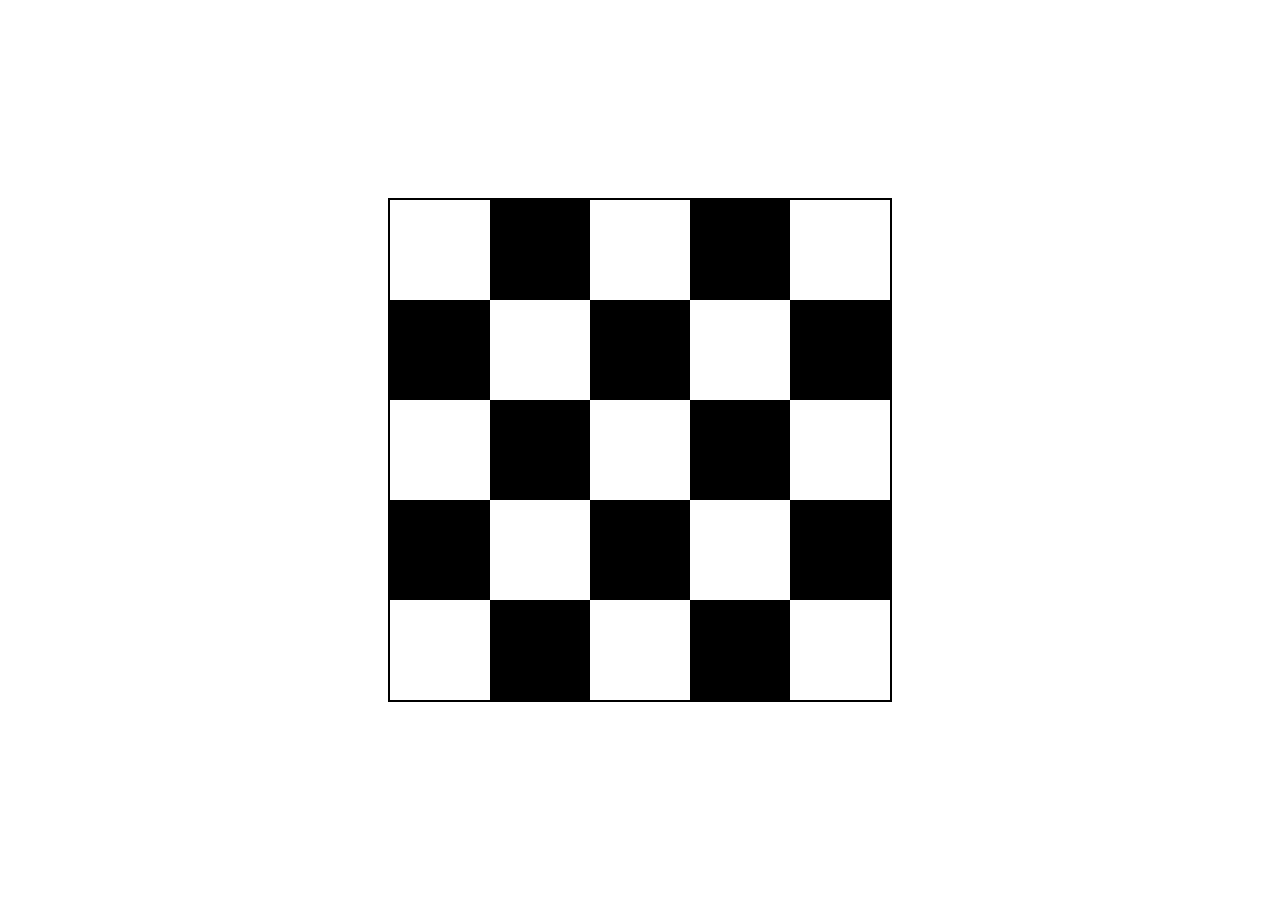
<file: zuri-wk-4/chess-board/index.html>
<!DOCTYPE html>
<html lang="en">
<head>
    <meta charset="UTF-8">
    <meta http-equiv="X-UA-Compatible" content="IE=edge">
    <meta name="viewport" content="width=device-width, initial-scale=1.0">
    <title>Document</title>
    <link rel="stylesheet" href="styles.css">
</head>
<body>
    <div class="container">
        <div class="chess-boxes">
            <div class="chess-row">
                <div class="grid-box"></div>
                <div class="grid-box"></div>
                <div class="grid-box"></div>
                <div class="grid-box"></div>
                <div class="grid-box"></div>
            </div>
    
            <div class="chess-row-2">
                <div class="grid-box-2"></div>
                <div class="grid-box-2"></div>
                <div class="grid-box-2"></div>
                <div class="grid-box-2"></div>
                <div class="grid-box-2"></div>
            </div>
    
            <div class="chess-row">
                <div class="grid-box"></div>
                <div class="grid-box"></div>
                <div class="grid-box"></div>
                <div class="grid-box"></div>
                <div class="grid-box"></div>
            </div>
    
            <div class="chess-row-2">
                <div class="grid-box-2"></div>
                <div class="grid-box-2"></div>
                <div class="grid-box-2"></div>
                <div class="grid-box-2"></div>
                <div class="grid-box-2"></div>
            </div>
    
            <div class="chess-row">
                <div class="grid-box"></div>
                <div class="grid-box"></div>
                <div class="grid-box"></div>
                <div class="grid-box"></div>
                <div class="grid-box"></div>
            </div>
        </div>
    </div>
</body>
</html>
</file>
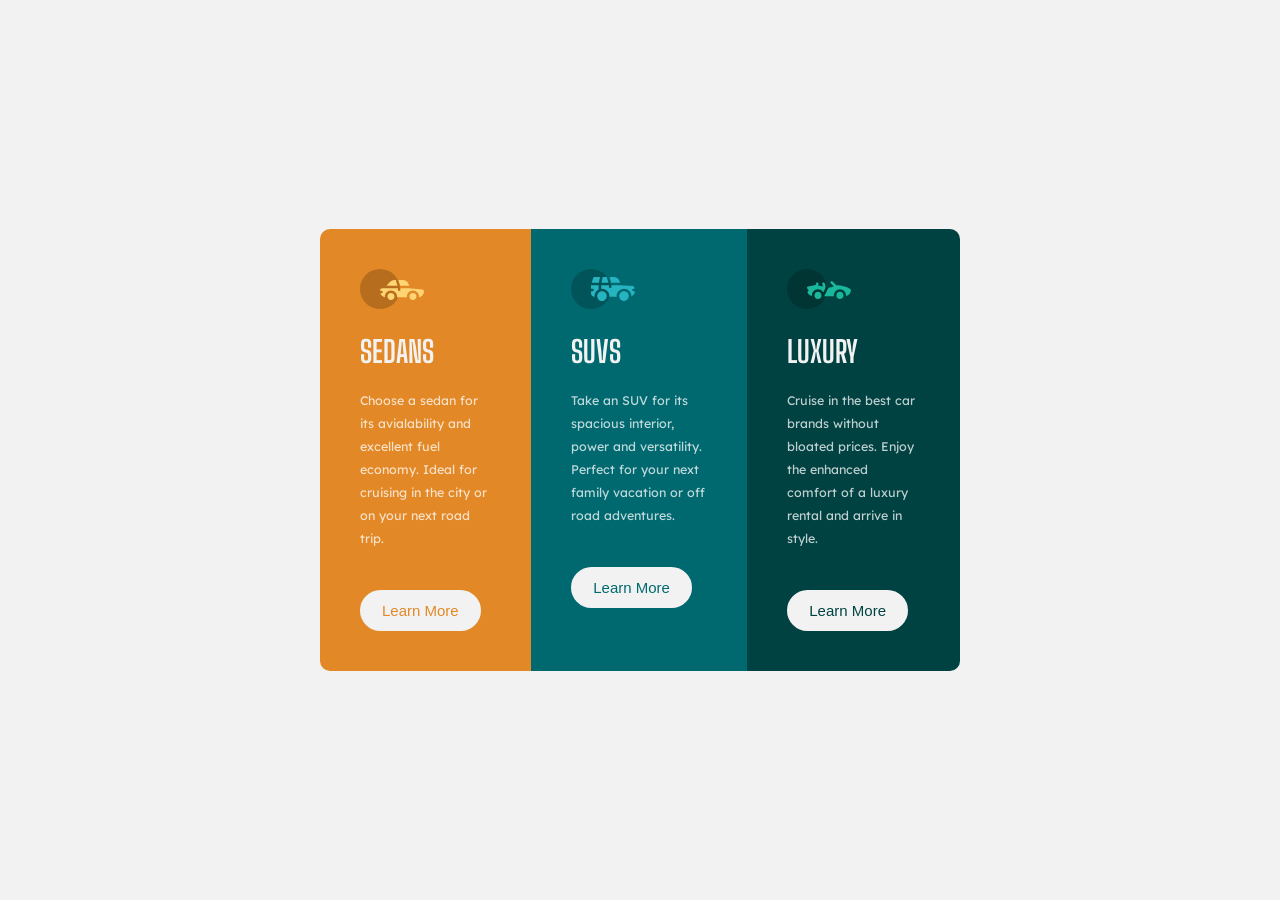
<file: zuri-wk-5/cssFlexAndGrid/index.html>
<!DOCTYPE html>
<html lang="en">
<head>
    <meta charset="UTF-8">
    <meta http-equiv="X-UA-Compatible" content="IE=edge">
    <meta name="viewport" content="width=device-width, initial-scale=1.0">
    <title>FlexBox</title>
    <link rel="preconnect" href="https://fonts.googleapis.com">
    <link rel="preconnect" href="https://fonts.gstatic.com" crossorigin>
    <link href="https://fonts.googleapis.com/css2?family=Big+Shoulders+Display:wght@700&family=Lexend+Deca&display=swap" rel="stylesheet">
    <link rel="stylesheet" href="styles.css">
</head>
<body>
    <div class="container">
        <div class="flex_card">
            <div class="flex_card-1">
                <img src="images/icon-sedans.svg" alt="">
                <h1>SEDANS</h1>
                <p>Choose a sedan for its avialability and excellent fuel economy. Ideal for cruising in the city or on your next road trip.</p>
                <button class="btn btn-1">Learn More</button>
            </div>
            <div class="flex_card-2">
                <img src="images/icon-suvs.svg" alt="">
                <h1>SUVS</h1>
                <p>Take an SUV for its spacious interior, power and versatility. Perfect for your next family vacation or off road adventures.</p>
                <button class="btn btn-2">Learn More</button>
            </div>
            <div class="flex_card-3">
                <img src="images/icon-luxury.svg" alt="">
                <h1>LUXURY</h1>
                <p>Cruise in the best car brands without bloated prices. Enjoy the enhanced comfort of a luxury rental and arrive in style.</p>
                <button class="btn btn-3">Learn More</button>
            </div>
        </div>
    </div>
</body>
</html>
</file>
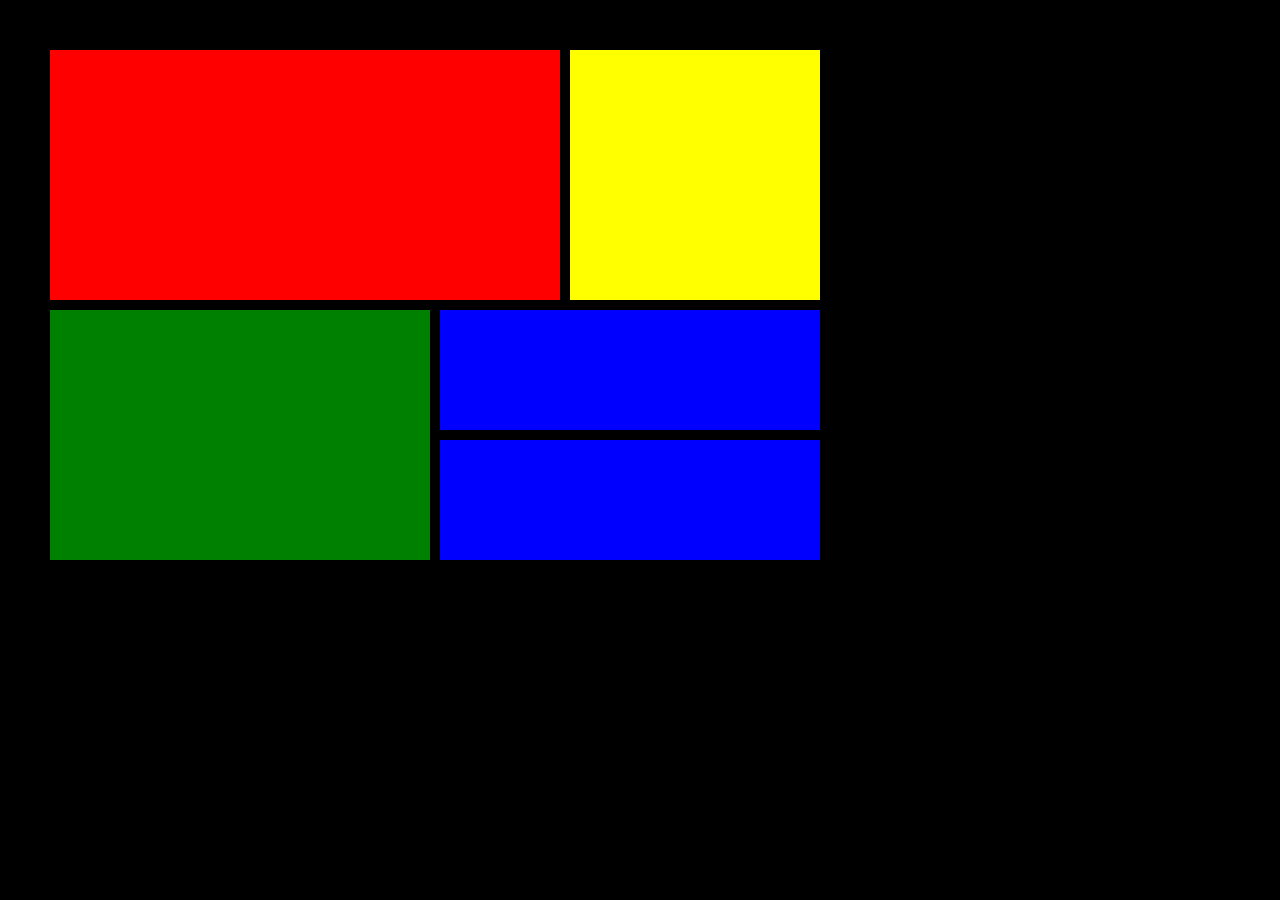
<file: zuri-wk-5/cssFlexAndGrid/grid.html>
<!DOCTYPE html>
<html lang="en">
<head>
    <meta charset="UTF-8">
    <meta http-equiv="X-UA-Compatible" content="IE=edge">
    <meta name="viewport" content="width=device-width, initial-scale=1.0">
    <title>grid</title>
    <link rel="stylesheet" href="grid.css">
</head>
<body>
    <div class="container">
        <div class="grid-container">
            <div class="grid1"></div>
            <div class="grid2"></div>
            <div class="grid3"></div>
            <div class="grid4"></div>
            <div class="grid5"></div>
        </div>
    </div>
</body>
</html>
</file>
<file: zuri-wk-4/chess-board/styles.css>
*{
    margin: 0;
    padding: 0;
    box-sizing: border-box;
}
.container {
    height:100vh;
    display: flex;
    justify-content: center;
    align-items: center;
}

.chess-boxes{
    width: max-content;
    border: 2px solid black;    
}
.chess-row, .chess-row-2{
    display: grid;
    grid-template-columns: repeat(5, 100px);
}
.grid-box, .grid-box-2{
    height: 100px;
}

.grid-box:nth-child(even){
    background-color: black;
}

.grid-box:nth-child(odd){
    background-color: white;
}

.grid-box-2:nth-child(odd) {
    background-color: black;
}

.grid-box-2:nth-child(even){
    background-color: white;
}
</file>
<file: zuri-wk-5/cssFlexAndGrid/styles.css>
*{
    margin:0;
    padding:0;
    box-sizing: border-box;
}

body{
    font-size: 15px;
    font-family: 'Lexend Deca', sans-serif;
    background-color: #f2f2f2;
}

.container{
    display: flex;
    width: 100%;
    height: 100vh;
    justify-content: center;
    align-items: center;
}
.flex_card{
    display:flex;
    width: 50%;

}

.flex_card-1{
    background-color: #e38826;
    border-radius: 10px 0 0 10px;
    padding: 40px;
    
}
.flex_card-2{
    background-color: #006970;
    padding: 40px;
}
.flex_card-3{
    background-color: #004241;
    border-radius: 0 10px 10px 0;
    padding: 40px;
}

h1{
    color: #f2f2f2;
    font-family: 'Big Shoulders Display', cursive;
    margin: 20px 0;
}
p{
    color: #ffffffbf;
    margin-bottom: 40px;
    line-height: 23px;
    font-size: 12.5px;
}

.btn {
    -webkit-border-radius: 28;
    -moz-border-radius: 28;
    border-radius: 28px;
    font-family: Arial;
    color: #ffffff;
    font-size: 15px;padding: 10px 20px 10px 20px;
    text-decoration: none;
    border: 2px solid #f2f2f2;
    cursor: pointer;
}
  
.btn:hover {
    text-decoration: none;
}

.btn-1{
    background: #f2f2f2;
    color:#e38826;
}
.btn-1:hover{
    background: #e38826;
    color: #f2f2f2;
}

.btn-2{
    background: #f2f2f2;
    color:#006970;
}
.btn-2:hover{
    background: #006970;
    color: #f2f2f2;
}

.btn-3{
    background: #f2f2f2;
    color:#004241;
}
.btn-3:hover{
    background: #004241;
    color: #f2f2f2;
}
</file>
<file: zuri-wk-5/cssFlexAndGrid/grid.css>
*{
    margin:0;
    padding: 0;
    box-sizing: border-box;
}

.container{
    background: black;
    height: 100vh;
}
.grid-container{
    padding: 50px;
    background: black;
    display: grid;
    grid-template-columns: repeat(6,120px);
    grid-auto-rows: 120px;
    gap: 10px;
}

.grid1{
    grid-column: 1/5;
    grid-row: 1/3;
    background: red;
}

.grid2{
    grid-column: 5/7;
    grid-row: 1/3;
    background: yellow;
}

.grid3{
    grid-column: 1/4;
    grid-row: 3/5;
    background: green;
}

.grid4{
    grid-column: 4/7;
    grid-row: 3/4;
    background: blue;
}

.grid5{
    grid-column: 4/7;
    grid-row: 4/5;
    background: blue;
}
</file>
